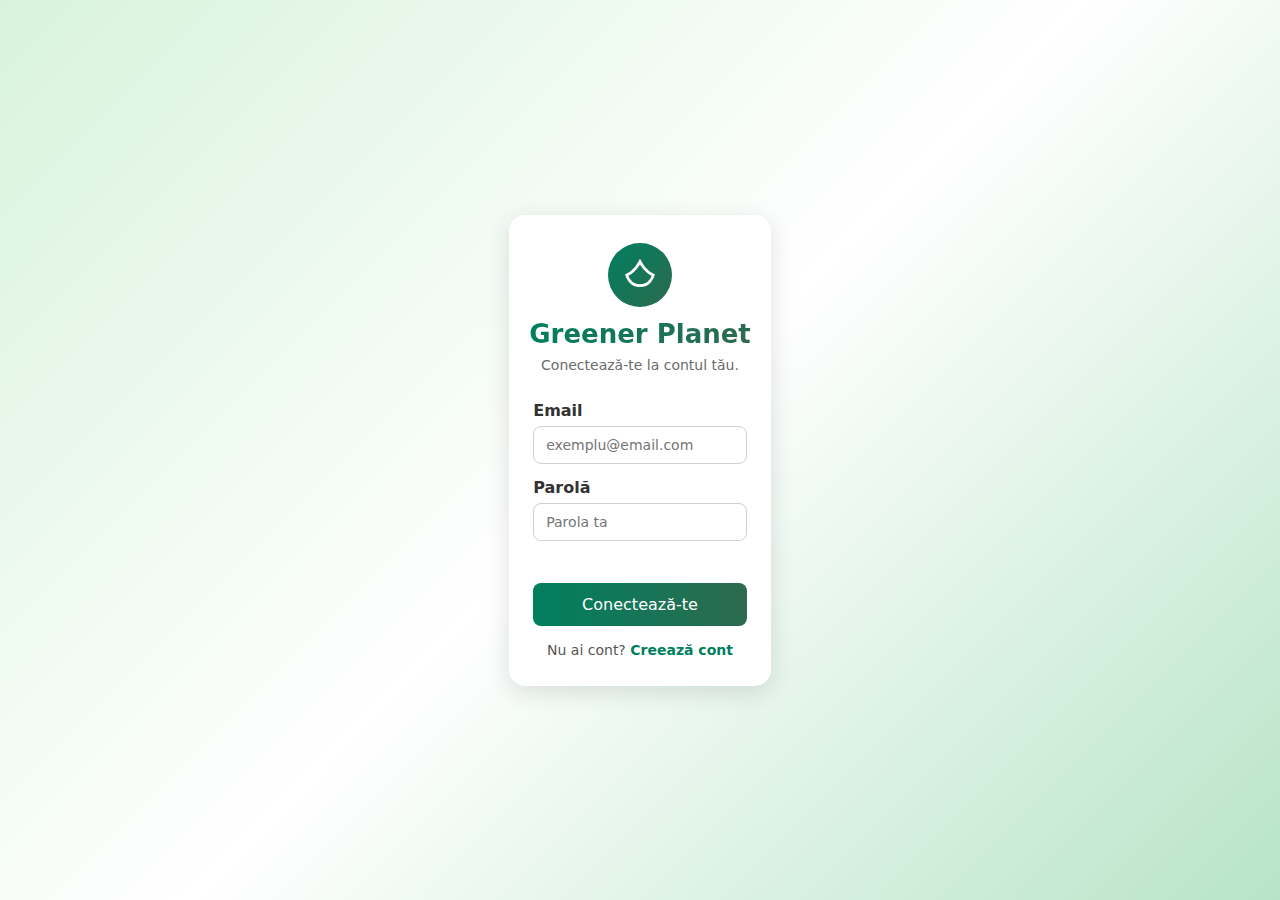
<file: auth.html>
<!DOCTYPE html>
<html lang="ro">
<head>
  <meta charset="utf-8" />
  <meta name="viewport" content="width=device-width,initial-scale=1" />
  <title>Greener Planet - Autentificare</title>
  <link rel="stylesheet" href="auth.css" />
</head>
<body>
  <div class="container">
    <div class="card">
      <div class="card-header">
        <div class="icon-circle" aria-hidden="true">
          <svg xmlns="http://www.w3.org/2000/svg" class="leaf-icon" viewBox="0 0 24 24" fill="none" stroke="white" stroke-width="2" role="img" aria-label="logo">
            <path d="M12 2C8 10 2 12 2 12s2 8 10 8 10-8 10-8-6-2-10-10z"/>
          </svg>
        </div>
        <h1 class="title">Greener Planet</h1>
        <p class="description">Conectează-te la contul tău.</p>
      </div>

      <div class="card-content">
        <form id="login-form" novalidate>
          <div class="form-group">
            <label for="email">Email</label>
            <input id="email" type="email" placeholder="exemplu@email.com" required />
          </div>

          <div class="form-group">
            <label for="password">Parolă</label>
            <input id="password" type="password" placeholder="Parola ta" required />
          </div>

          <div id="message" class="message" aria-live="polite" hidden></div>

          <button type="submit" id="login-btn">Conectează-te</button>
        </form>

        <p class="footer-text">
          Nu ai cont?
          <a href="signup.html" class="link">Creează cont</a>
        </p>
      </div>
    </div>
  </div>
<script>
  (function () {
    const form = document.getElementById('login-form');
    const emailInput = document.getElementById('email');
    const passwordInput = document.getElementById('password');
    const btn = document.getElementById('login-btn');
    const messageDiv = document.getElementById('message');

    function showMessage(text, type = 'error') {
      messageDiv.textContent = text;
      messageDiv.className = 'message ' + type;
      messageDiv.hidden = false;
    }

    function clearMessage() {
      messageDiv.textContent = '';
      messageDiv.hidden = true;
    }

    form.addEventListener('submit', async (e) => {
      e.preventDefault();
      clearMessage();

      const email = emailInput.value.trim();
      const password = passwordInput.value;

      if (!email || !password) {
        showMessage('Vă rugăm completați toate câmpurile.', 'error');
        return;
      }

      const emailPattern = /^[^\s@]+@[^\s@]+\.[^\s@]+$/;
      if (!emailPattern.test(email)) {
        showMessage('Adresa de email nu este validă.', 'error');
        return;
      }

      btn.disabled = true;
      btn.textContent = 'Se încarcă...';

      try {
        // --- Integrare backend (ex: Supabase) ---
        // const { data, error } = await supabase.auth.signInWithPassword({ email, password });
        // if (error) throw error;
        // ----------------------------------------

        // Demo local (simulare delay)
        await new Promise(r => setTimeout(r, 700));

        showMessage('Autentificare reușită — redirecționare...', 'success');

        setTimeout(() => {
          window.location.href = 'forma.html'; // schimbă destinația după nevoie
        }, 700);

      } catch (err) {
        const text = err && err.message ? err.message : 'Eroare la autentificare.';
        showMessage(text, 'error');
      } finally {
        btn.disabled = false;
        btn.textContent = 'Conectează-te';
      }
    });
  })(); // 👈 închide funcția imediat-invocată
</script>


     
</body>
</html>
</file>
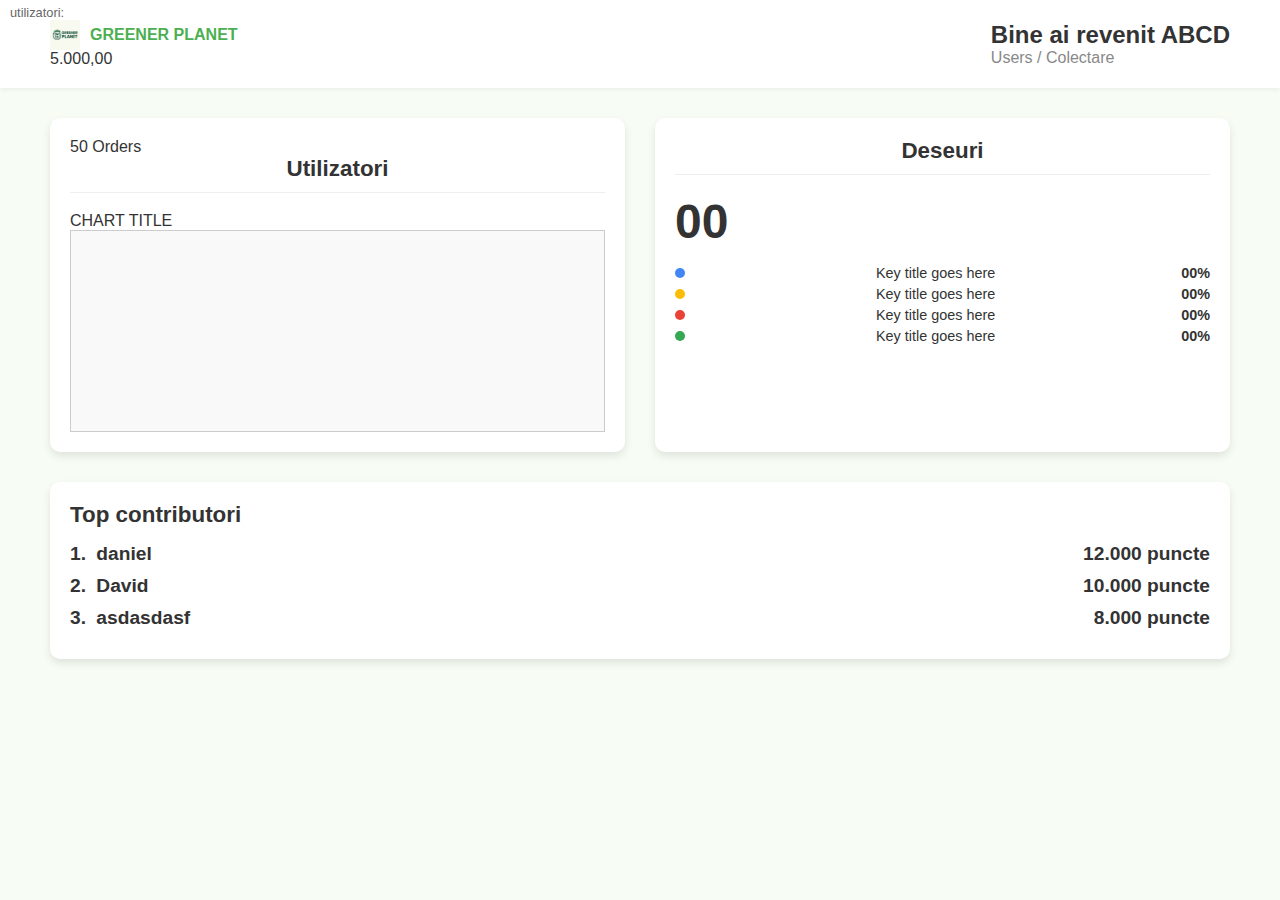
<file: forma.html>
<!DOCTYPE html>
<html lang="ro">
<head>
    <meta charset="UTF-8">
    <meta name="viewport" content="width=device-width, initial-scale=1.0">
    <title>Dashboard - GRENER PLANET</title>
    <link rel="stylesheet" href="forma.css">
    </head>
<body>
    <header>
        <div class="header-left">
            <div class="logo">
                <img src="imagineHackaThon.png" alt="GRENER PLANET Logo"> 
                <span>GREENER PLANET</span>
            </div>
            <div class="main-value">
                5.000,00
            </div>
        </div>
        
        <div class="header-right">
            <div class="greeting">
                Bine ai revenit ABCD
            </div>
            <div class="breadcrumb">
                Users / Colectare
            </div>
        </div>
    </header>

    <main>
        <div class="card-container">
            <div class="card utilizatori">
                <div class="orders">50 Orders</div>
                <h2>Utilizatori</h2>
                <div class="chart-box">
                    <div class="chart-title">CHART TITLE</div>
                    <div class="placeholder-line-chart"></div>
                </div>
            </div>

            <div class="card deseuri">
                <h2>Deseuri</h2>
                <div class="chart-content">
                    <div class="placeholder-donut-chart">
                        <div class="title-goes-here">utilizatori:</div>
                        <div class="value-00">00</div>
                    </div>
                    
                    <div class="legend">
                        <ul>
                            <li><span class="key-color color-blue"></span>Key title goes here<span class="percent">00%</span></li>
                            <li><span class="key-color color-orange"></span>Key title goes here<span class="percent">00%</span></li>
                            <li><span class="key-color color-red"></span>Key title goes here<span class="percent">00%</span></li>
                            <li><span class="key-color color-green"></span>Key title goes here<span class="percent">00%</span></li>
                        </ul>
                    </div>
                </div>
            </div>
        </div>

        <div class="contributors">
            <div class="title">Top contributori</div>
            <div class="list">
                <ol>
                    <li>daniel</li>
                    <li>David</li>
                    <li>asdasdasf</li>
                </ol>
                <div class="scores">
                    <p>12.000 puncte</p>
                    <p>10.000 puncte</p>
                    <p>8.000 puncte</p>
                </div>
            </div>
        </div>
    </main>
</body>
</html>
</file>
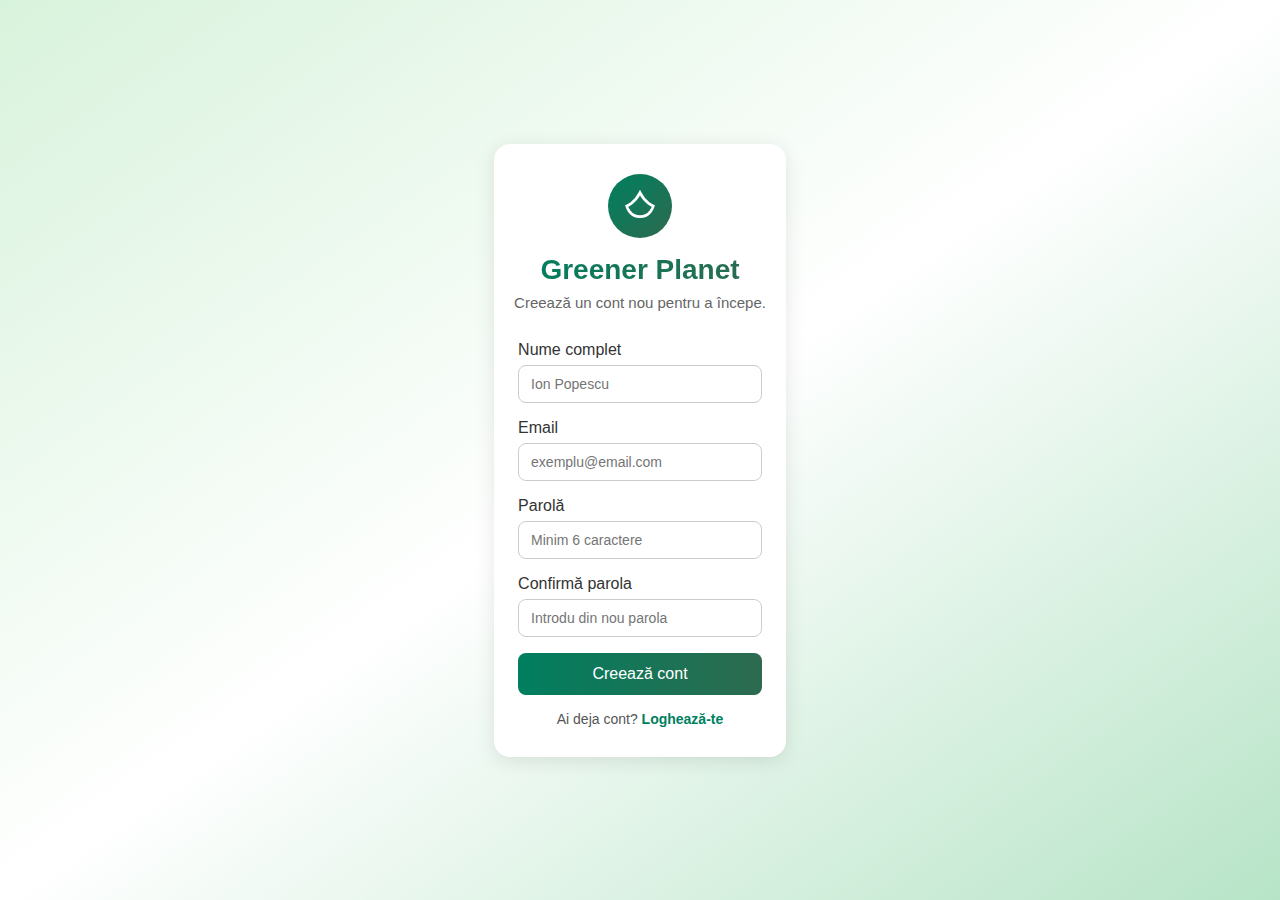
<file: signup.html>
<!DOCTYPE html>
<html lang="ro">
<head>
  <meta charset="UTF-8" />
  <meta name="viewport" content="width=device-width, initial-scale=1.0" />
  <title>Greener Planet - Creează cont</title>
  <link rel="stylesheet" href="signup.css" />
</head>
<body>
  <div class="container">
    <div class="card">
      <div class="card-header">
        <div class="icon-circle">
          <svg xmlns="http://www.w3.org/2000/svg" class="leaf-icon" viewBox="0 0 24 24" fill="none" stroke="white" stroke-width="2">
            <path d="M12 2C8 10 2 12 2 12s2 8 10 8 10-8 10-8-6-2-10-10z" />
          </svg>
        </div>
        <h1 class="title">Greener Planet</h1>
        <p class="description">Creează un cont nou pentru a începe.</p>
      </div>

      <div class="card-content">
        <form id="signup-form">
          <div class="form-group">
            <label for="fullName">Nume complet</label>
            <input type="text" id="fullName" placeholder="Ion Popescu" required />
          </div>

          <div class="form-group">
            <label for="email">Email</label>
            <input type="email" id="email" placeholder="exemplu@email.com" required />
          </div>

          <div class="form-group">
            <label for="password">Parolă</label>
            <input type="password" id="password" placeholder="Minim 6 caractere" required />
          </div>

          <div class="form-group">
            <label for="confirmPassword">Confirmă parola</label>
            <input type="password" id="confirmPassword" placeholder="Introdu din nou parola" required />
          </div>

          <button type="submit" id="submit-btn">Creează cont</button>
        </form>

        <p class="footer-text">
          Ai deja cont?
          <a href="auth.html" class="link">Loghează-te</a>
        </p>
      </div>
    </div>
  </div>

  <script>
    const form = document.getElementById('signup-form');
    const submitBtn = document.getElementById('submit-btn');

    form.addEventListener('submit', async (e) => {
      e.preventDefault();

      const fullName = document.getElementById('fullName').value.trim();
      const email = document.getElementById('email').value.trim();
      const password = document.getElementById('password').value;
      const confirmPassword = document.getElementById('confirmPassword').value;

      if (!fullName || !email || !password || !confirmPassword) {
        alert("Vă rugăm completați toate câmpurile");
        return;
      }

      if (password !== confirmPassword) {
        alert("Parolele nu se potrivesc");
        return;
      }

      if (password.length < 6) {
        alert("Parola trebuie să conțină cel puțin 6 caractere");
        return;
      }

      submitBtn.textContent = "Se încarcă...";
      submitBtn.disabled = true;

      try {
        // TODO: Integrează cu Supabase aici (dacă vrei backend real)
        // Exemplu:
        // const { error } = await supabase.auth.signUp({ email, password });
        // if (error) throw error;

        alert("Cont creat cu succes! Te rugăm să te loghezi.");
        window.location.href = "auth.html";
      } catch (error) {
        alert("Eroare: " + error.message);
      } finally {
        submitBtn.textContent = "Creează cont";
        submitBtn.disabled = false;
      }
    });
  </script>
</body>
</html>
</file>
<file: forma.css>
/* Stiluri de bază și de fundal */
body {
    font-family: Arial, sans-serif;
    background-color: #f7fcf4; /* Un verde foarte deschis, ca în imagine */
    color: #333;
    margin: 0;
    padding: 0;
}

/* Stiluri pentru Header */
header {
    display: flex;
    justify-content: space-between;
    align-items: center;
    padding: 20px 50px;
    background-color: #ffffff;
    box-shadow: 0 2px 4px rgba(0,0,0,0.05);
}

.logo {
    display: flex;
    align-items: center;
    font-weight: bold;
    color: #4CAF50; /* Verde pentru GRENER PLANET */
}

.logo img {
    width: 30px; /* Ajustează dimensiunea logo-ului */
    height: 30px;
    margin-right: 10px;
    /* Adaugă stiluri pentru logo dacă e necesar (ex. un cerc verde în jurul lui) */
}

.greeting {
    font-size: 1.5em;
    font-weight: bold;
}

.breadcrumb {
    color: #888;
}

/* Stiluri pentru Secțiunea Principală (Main Content) */
main {
    padding: 30px 50px;
}

/* Container pentru Carduri */
.card-container {
    display: flex;
    gap: 30px; /* Spațiu între cele două carduri */
    margin-bottom: 30px;
}

.card {
    background-color: #ffffff;
    border-radius: 10px;
    padding: 20px;
    box-shadow: 0 4px 8px rgba(0, 0, 0, 0.1);
    flex: 1; /* Face cardurile să ocupe spațiu egal */
}

.card h2 {
    text-align: center;
    font-size: 1.4em;
    margin-top: 0;
    padding-bottom: 10px;
    border-bottom: 1px solid #eee;
}

/* Stiluri pentru Zona Graficelor */
.chart-area {
    /* Layout specific pentru fiecare grafic */
}

/* Placeholder pentru Graficul Liniar (Utilizatori) */
.placeholder-line-chart {
    height: 200px;
    background-color: #f9f9f9;
    border: 1px solid #ccc;
    display: flex;
    justify-content: center;
    align-items: center;
    color: #ccc;
    /* Simulare pentru zona graficului */
}

.chart-value {
    font-size: 2em;
    font-weight: bold;
    text-align: center;
    margin-top: -150px; /* Poziționare deasupra graficului placeholder */
}

.chart-orders {
    text-align: center;
    color: #888;
}

/* Stiluri pentru Graficul Inel (Deseuri) */
.donut-chart {
    height: 200px; /* Spațiu pentru inel */
    background-color: #f9f9f9;
    border: 1px solid #ccc;
    display: flex;
    flex-direction: column;
    justify-content: center;
    align-items: center;
    color: #ccc;
    position: relative;
    margin-bottom: 15px;
}

.title-goes-here {
    position: absolute;
    top: 5px;
    left: 10px;
    font-size: 0.8em;
    color: #666;
}

.value-00 {
    font-size: 3em;
    font-weight: bold;
    color: #333; /* Vizibil peste inel */
    z-index: 10;
}

/* Stiluri pentru Legendă */
.legend ul {
    list-style: none;
    padding: 0;
}

.legend li {
    display: flex;
    justify-content: space-between;
    align-items: center;
    margin-bottom: 5px;
    font-size: 0.9em;
}

.key-color {
    display: inline-block;
    width: 10px;
    height: 10px;
    border-radius: 50%;
    margin-right: 5px;
}

.color-blue { background-color: #4285F4; }
.color-orange { background-color: #FBBC05; }
.color-red { background-color: #EA4335; }
.color-green { background-color: #34A853; }

.percent {
    font-weight: bold;
}

/* Stiluri pentru Top Contribuitori */
.contributors {
    background-color: #ffffff;
    border-radius: 10px;
    padding: 20px;
    box-shadow: 0 4px 8px rgba(0, 0, 0, 0.1);
}

.contributors .title {
    font-size: 1.4em;
    font-weight: bold;
    margin-bottom: 15px;
}

.contributors .list {
    display: flex;
    justify-content: space-between;
}

.contributors ol {
    list-style-type: none; /* Elimină numerotarea implicită */
    counter-reset: top-contributor-counter;
    padding: 0;
    margin: 0;
    font-size: 1.2em;
    font-weight: bold;
    width: 60%; /* Ocupă mai mult spațiu pentru nume */
}

.contributors ol li {
    counter-increment: top-contributor-counter;
    margin-bottom: 10px;
}

.contributors ol li::before {
    content: counter(top-contributor-counter) ". "; /* Adaugă numărul manual */
    font-weight: bold;
    margin-right: 5px;
}

.contributors .scores {
    text-align: right;
    width: 40%; /* Spațiu pentru punctaj */
    font-size: 1.2em;
    font-weight: bold;
}

.contributors .scores p {
    margin-top: 0;
    margin-bottom: 10px;
}
</file>
<file: auth.css>
/* Reset & font */
* { box-sizing: border-box; margin:0; padding:0; font-family: "Inter", system-ui, -apple-system, "Segoe UI", Roboto, "Helvetica Neue", Arial; }
html,body { height:100%; }

body {
  min-height:100vh;
  background: linear-gradient(135deg, #d8f3dc, #ffffff, #b7e4c7);
  display:flex;
  align-items:center;
  justify-content:center;
  padding:20px;
}

/* Card */
.card {
  width:100%;
  max-width:420px;
  background:#fff;
  border-radius:16px;
  box-shadow:0 6px 24px rgba(0,0,0,0.12);
  overflow:hidden;
}

.card-header { text-align:center; padding:28px 20px 8px; }
.icon-circle {
  width:64px; height:64px; margin:0 auto 12px; border-radius:50%;
  background: linear-gradient(135deg,#007f5f,#2d6a4f);
  display:flex; align-items:center; justify-content:center;
}
.leaf-icon { width:32px; height:32px; }

.title {
  font-size:26px; font-weight:700;
  background: linear-gradient(90deg,#007f5f,#2d6a4f);
  -webkit-background-clip:text; -webkit-text-fill-color:transparent;
}
.description { color:#6b6b6b; font-size:14px; margin-top:8px; }

/* Content */
.card-content { padding:20px 24px 28px; }

.form-group { margin-bottom:14px; }
label { display:block; margin-bottom:6px; font-weight:600; color:#333; }
input {
  width:100%; padding:10px 12px; border:1px solid #d0d0d0; border-radius:8px;
  font-size:14px;
}
input:focus { outline:none; border-color:#2d6a4f; box-shadow:0 0 0 3px rgba(45,106,79,0.08); }

button#login-btn {
  width:100%; margin-top:8px; padding:12px; border-radius:8px; border:none;
  background: linear-gradient(90deg,#007f5f,#2d6a4f); color:#fff; font-size:16px; cursor:pointer;
}
button#login-btn:disabled { opacity:0.7; cursor:not-allowed; }

/* Message */
.message { margin-top:8px; padding:10px 12px; border-radius:8px; font-size:14px; display:block; }
.message.error { background:#fff0f0; color:#8b1e1e; border:1px solid #f2c2c2; }
.message.success { background:#f0fff4; color:#0b6b3a; border:1px solid #bfe8cf; }

/* Footer */
.footer-text { text-align:center; margin-top:16px; color:#555; font-size:14px; }
.link { color:#007f5f; font-weight:600; text-decoration:none; }
.link:hover { text-decoration:underline; }

/* Responsiveness */
@media (max-width:420px) {
  .card { border-radius:12px; }
  .card-header { padding:20px 16px 8px; }
}
</file>
<file: signup.css>
/* Reset & font */
* {
  margin: 0;
  padding: 0;
  box-sizing: border-box;
  font-family: "Inter", sans-serif;
}

body {
  min-height: 100vh;
  background: linear-gradient(to bottom right, #d8f3dc, #ffffff, #b7e4c7);
  display: flex;
  align-items: center;
  justify-content: center;
  padding: 20px;
}

/* Card */
.card {
  width: 100%;
  max-width: 400px;
  background: white;
  border-radius: 16px;
  box-shadow: 0 4px 20px rgba(0,0,0,0.1);
  overflow: hidden;
}

.card-header {
  text-align: center;
  padding: 30px 20px 10px;
}

.icon-circle {
  width: 64px;
  height: 64px;
  margin: 0 auto 16px;
  border-radius: 50%;
  background: linear-gradient(to bottom right, #007f5f, #2d6a4f);
  display: flex;
  align-items: center;
  justify-content: center;
}

.leaf-icon {
  width: 32px;
  height: 32px;
}

.title {
  font-size: 28px;
  font-weight: 700;
  background: linear-gradient(to right, #007f5f, #2d6a4f);
  -webkit-background-clip: text;
  -webkit-text-fill-color: transparent;
}

.description {
  color: #666;
  font-size: 15px;
  margin-top: 8px;
}

.card-content {
  padding: 20px 24px 30px;
}

/* Form */
.form-group {
  margin-bottom: 16px;
}

label {
  display: block;
  font-weight: 500;
  margin-bottom: 6px;
  color: #333;
}

input {
  width: 100%;
  padding: 10px 12px;
  border: 1px solid #ccc;
  border-radius: 8px;
  font-size: 14px;
  transition: border-color 0.2s ease;
}

input:focus {
  border-color: #2d6a4f;
  outline: none;
}

button {
  width: 100%;
  background: linear-gradient(to right, #007f5f, #2d6a4f);
  color: white;
  border: none;
  padding: 12px;
  border-radius: 8px;
  font-size: 16px;
  cursor: pointer;
  transition: opacity 0.2s ease;
}

button:hover {
  opacity: 0.9;
}

button:disabled {
  opacity: 0.7;
  cursor: not-allowed;
}

/* Footer text */
.footer-text {
  text-align: center;
  font-size: 14px;
  color: #555;
  margin-top: 16px;
}

.link {
  color: #007f5f;
  font-weight: 600;
  text-decoration: none;
}

.link:hover {
  text-decoration: underline;
}
</file>
